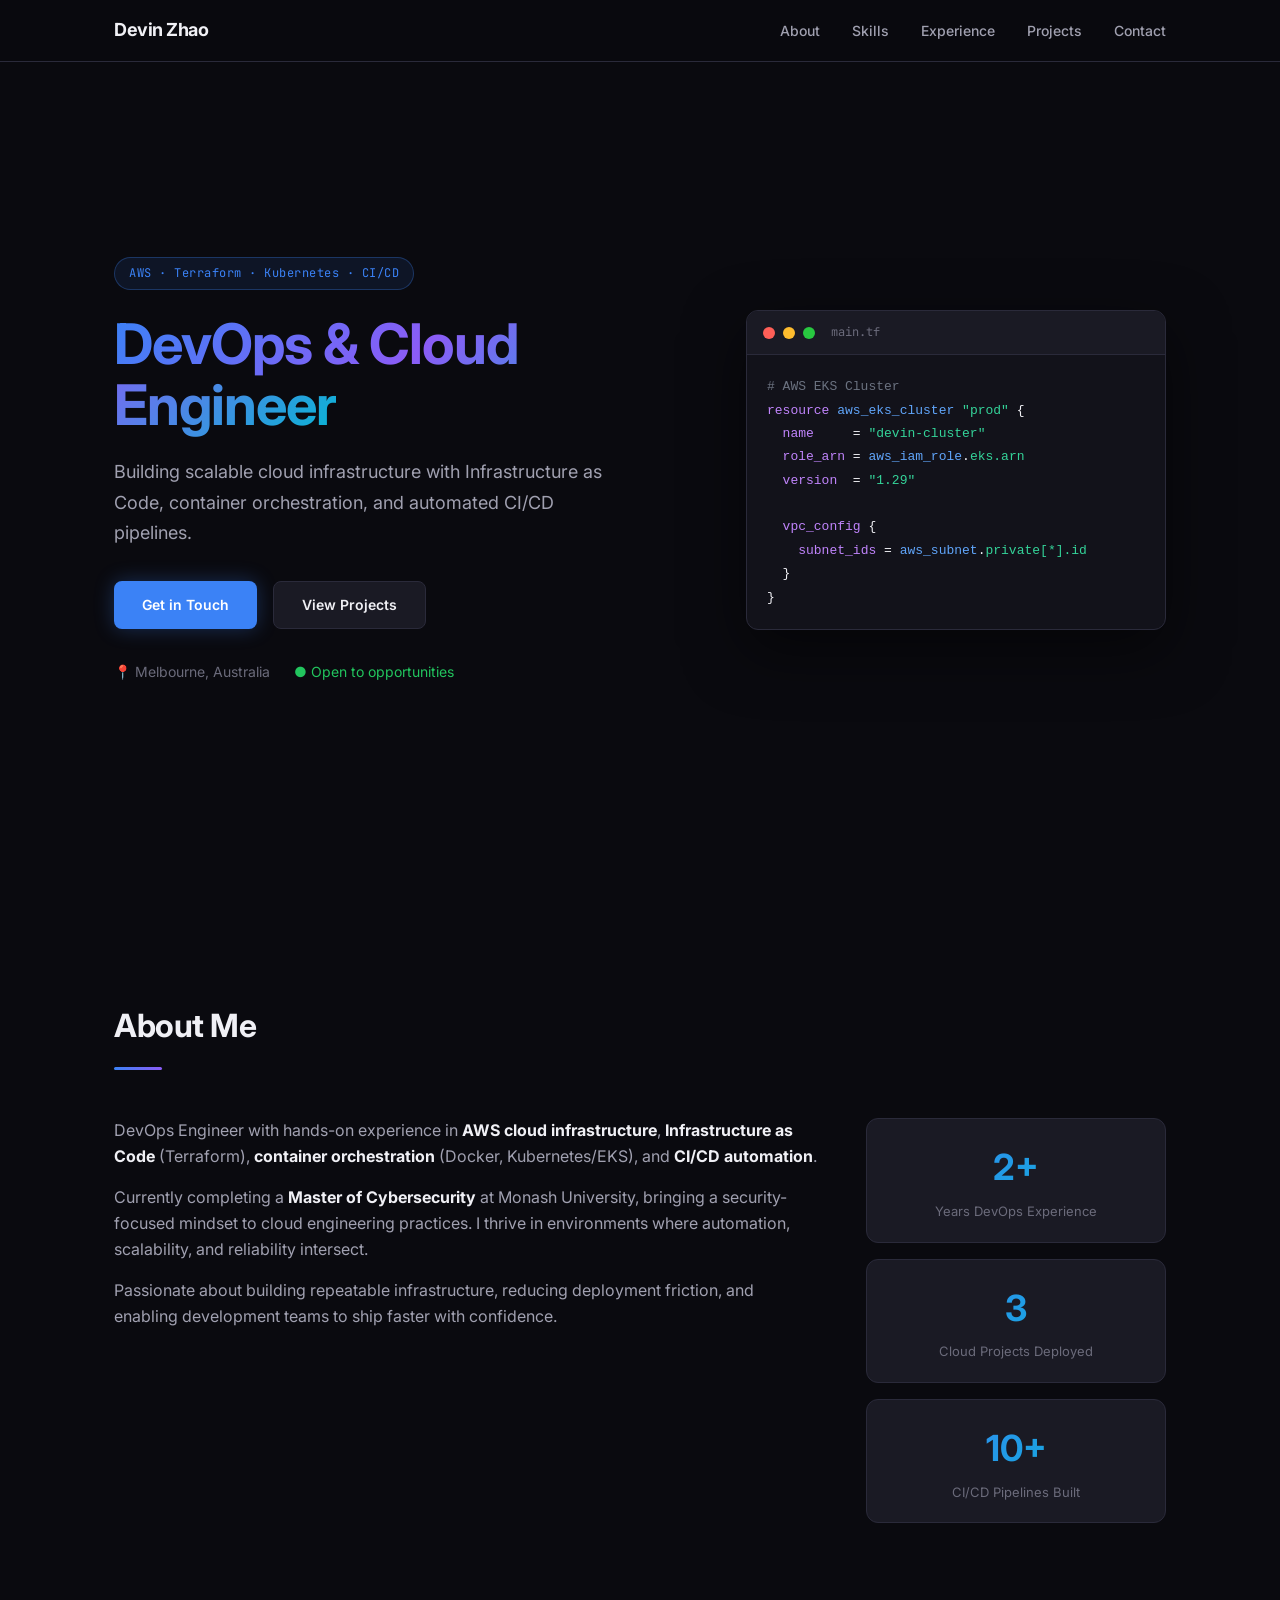
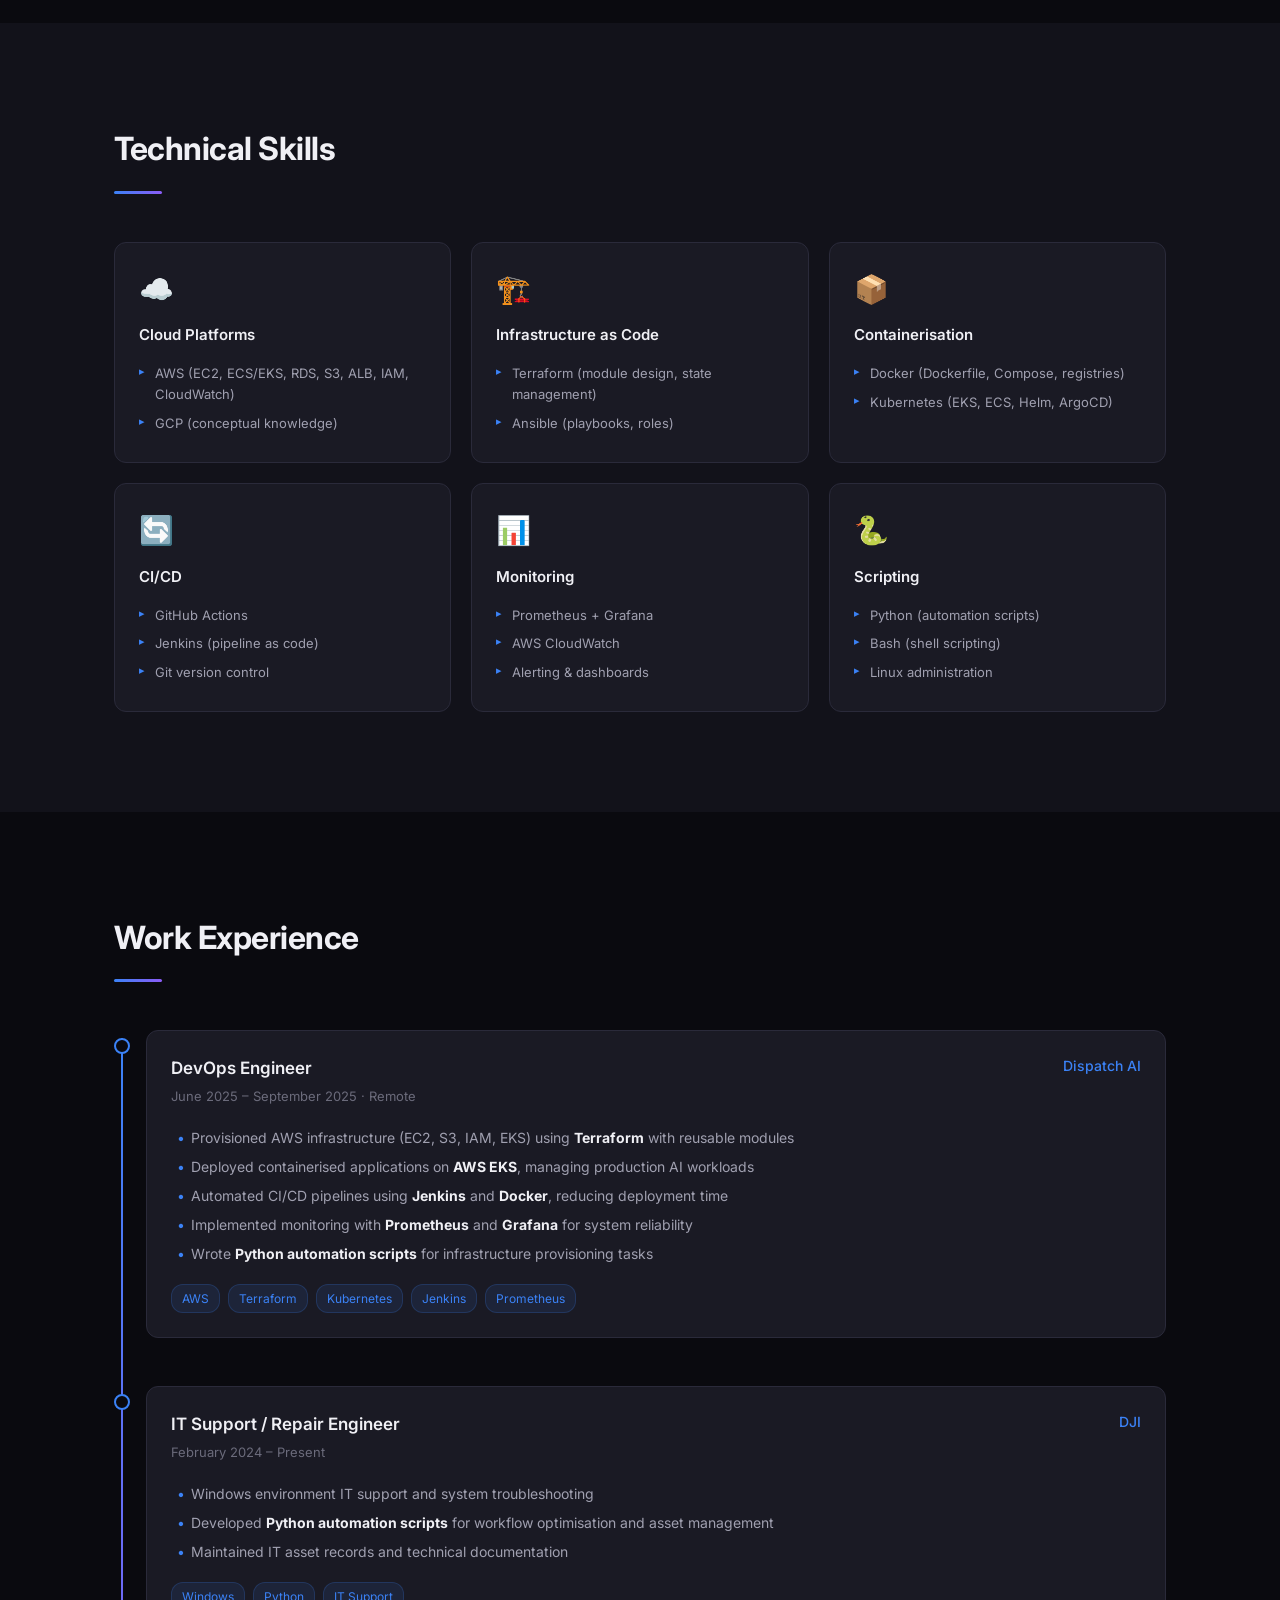
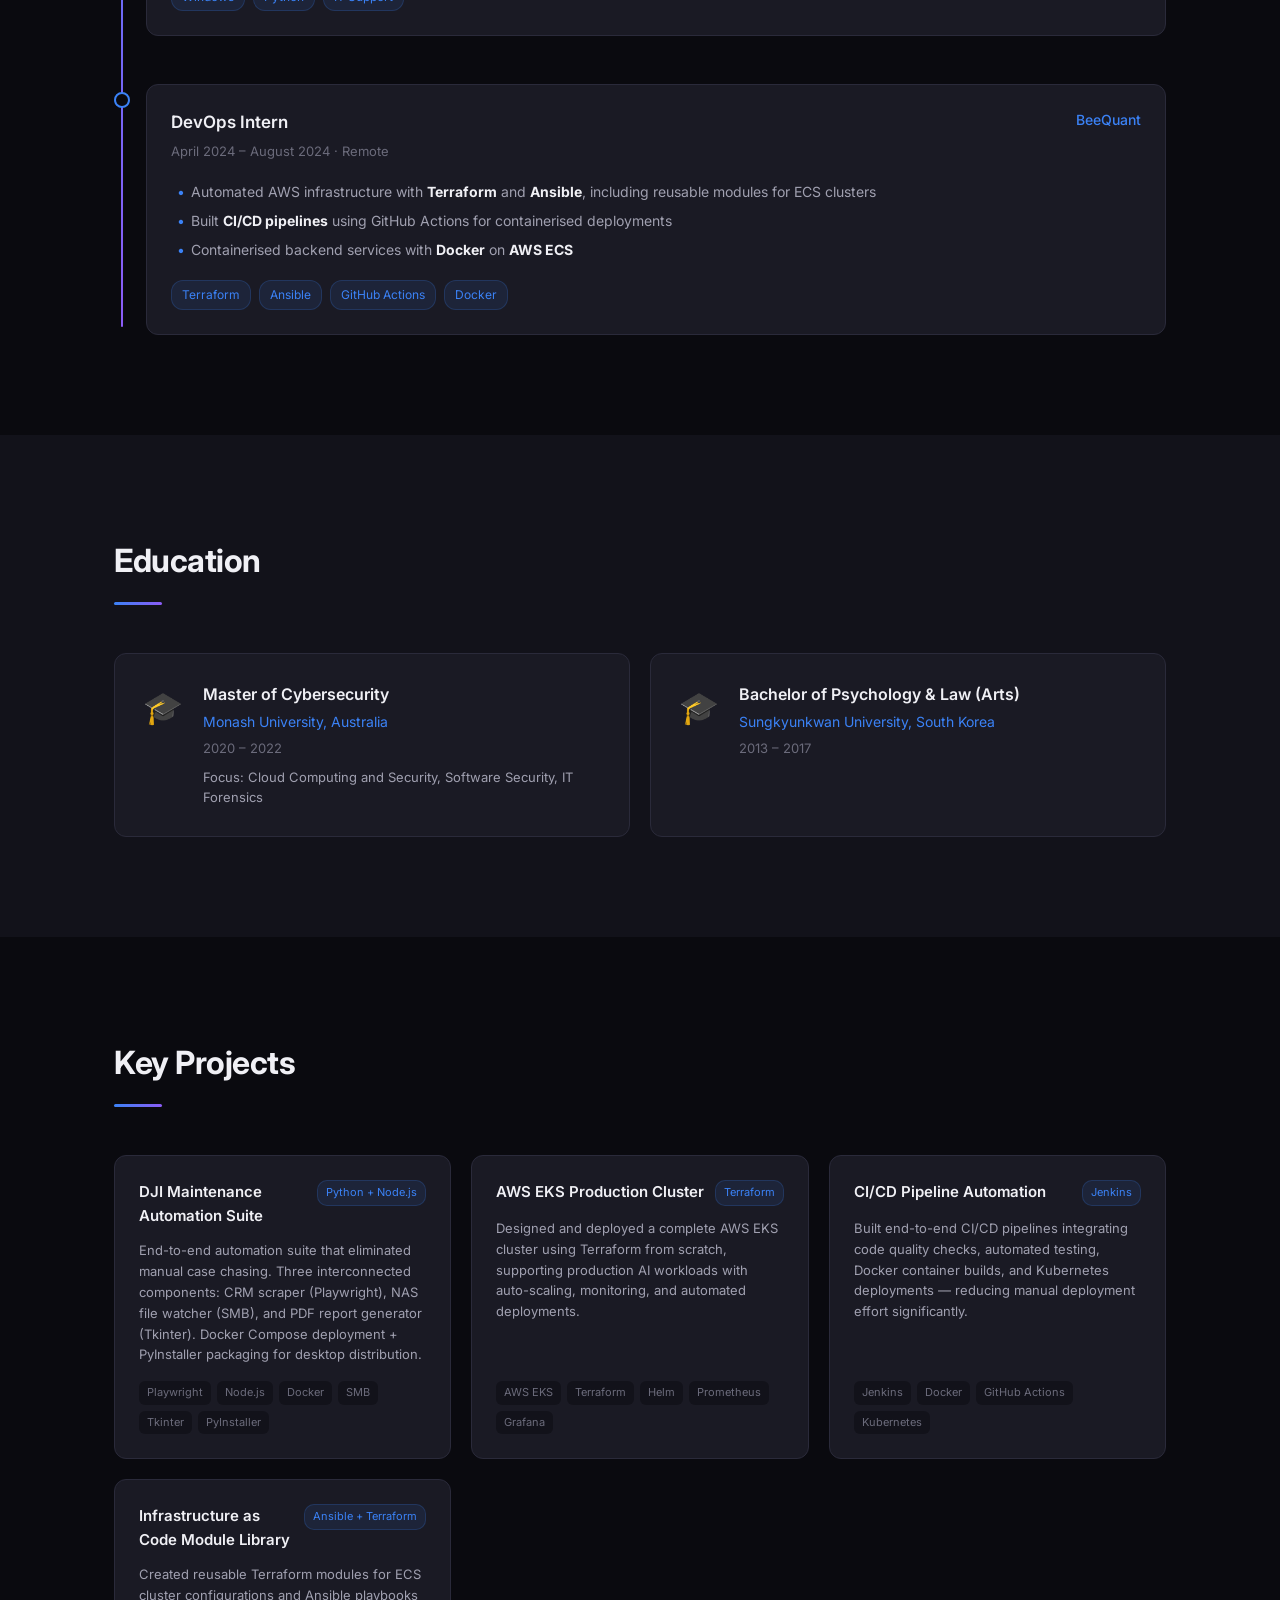
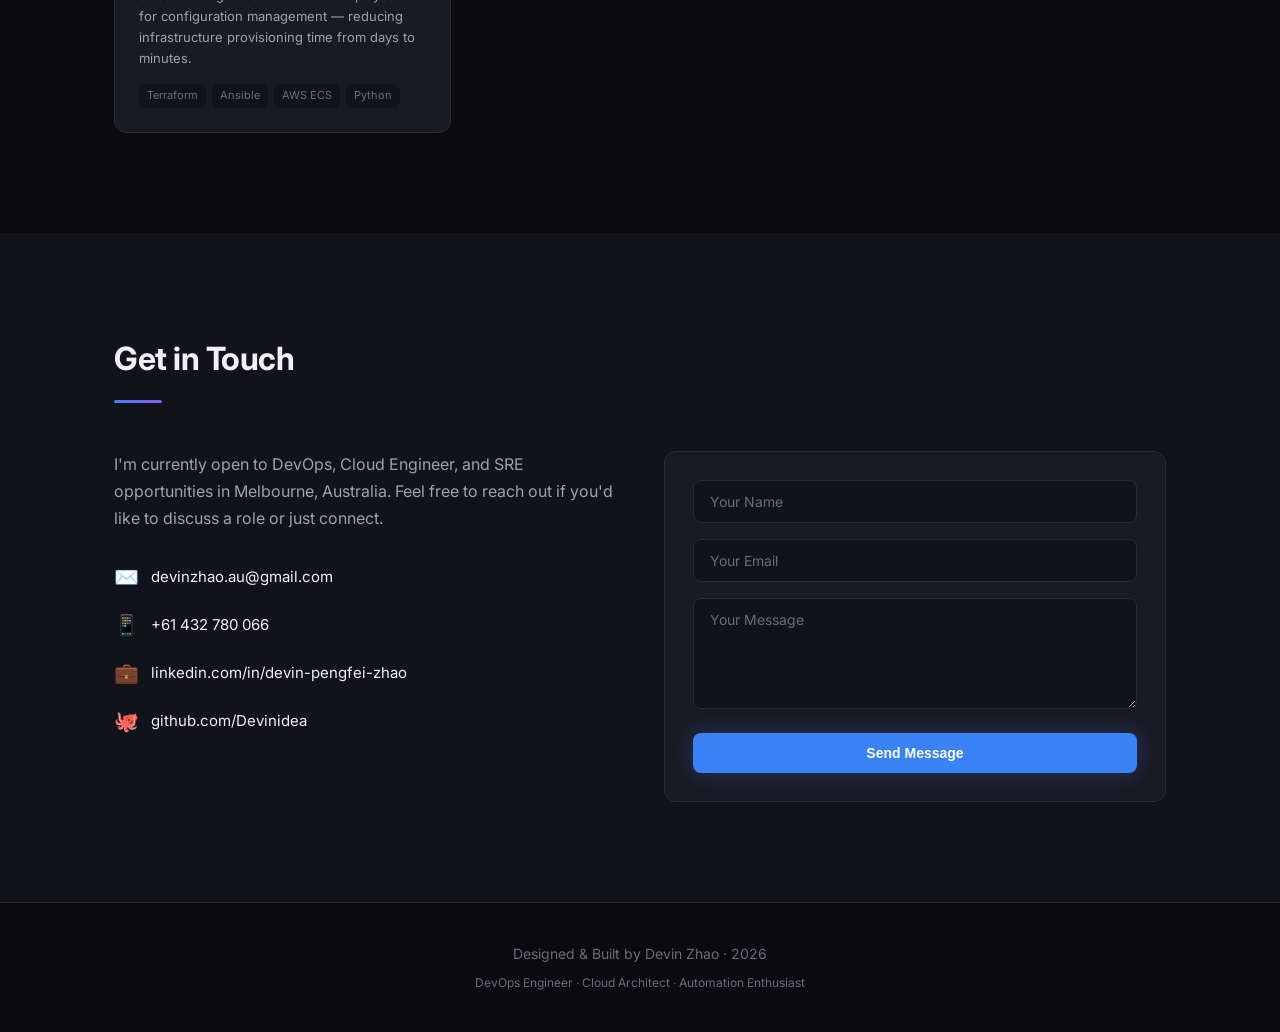
<file: index.html>
<!DOCTYPE html>
<html lang="en">
<head>
    <meta charset="UTF-8">
    <meta name="viewport" content="width=device-width, initial-scale=1.0">
    <title>Devin Zhao | DevOps & Cloud Engineer</title>
    <link rel="stylesheet" href="styles.css">
    <link href="https://fonts.googleapis.com/css2?family=Inter:wght@300;400;500;600;700&family=JetBrains+Mono:wght@400;500&display=swap" rel="stylesheet">
</head>
<body>
    <!-- Navigation -->
    <nav class="navbar">
        <div class="nav-content">
            <a href="#" class="nav-logo">Devin Zhao</a>
            <ul class="nav-links">
                <li><a href="#about">About</a></li>
                <li><a href="#skills">Skills</a></li>
                <li><a href="#experience">Experience</a></li>
                <li><a href="#projects">Projects</a></li>
                <li><a href="#contact">Contact</a></li>
            </ul>
        </div>
    </nav>

    <!-- Hero Section -->
    <section class="hero">
        <div class="hero-content">
            <div class="hero-badge">AWS · Terraform · Kubernetes · CI/CD</div>
            <h1 class="hero-title">
                <span class="gradient-text">DevOps & Cloud Engineer</span>
            </h1>
            <p class="hero-subtitle">
                Building scalable cloud infrastructure with Infrastructure as Code, 
                container orchestration, and automated CI/CD pipelines.
            </p>
            <div class="hero-actions">
                <a href="#contact" class="btn btn-primary">Get in Touch</a>
                <a href="#projects" class="btn btn-secondary">View Projects</a>
            </div>
            <div class="hero-meta">
                <span class="hero-location">📍 Melbourne, Australia</span>
                <span class="hero-status">● Open to opportunities</span>
            </div>
        </div>
        <div class="hero-decoration">
            <div class="code-block">
                <div class="code-header">
                    <span class="code-dot red"></span>
                    <span class="code-dot yellow"></span>
                    <span class="code-dot green"></span>
                    <span class="code-filename">main.tf</span>
                </div>
                <pre class="code-content"><span class="code-comment"># AWS EKS Cluster</span>
<span class="code-keyword">resource</span> <span class="code-type">aws_eks_cluster</span> <span class="code-string">"prod"</span> {
  <span class="code-keyword">name</span>     = <span class="code-string">"devin-cluster"</span>
  <span class="code-keyword">role_arn</span> = <span class="code-type">aws_iam_role</span>.<span class="code-string">eks.arn</span>
  <span class="code-keyword">version</span>  = <span class="code-string">"1.29"</span>
  
  <span class="code-keyword">vpc_config</span> {
    <span class="code-keyword">subnet_ids</span> = <span class="code-type">aws_subnet</span>.<span class="code-string">private[*].id</span>
  }
}</pre>
            </div>
        </div>
    </section>

    <!-- About Section -->
    <section class="section" id="about">
        <div class="container">
            <div class="section-header">
                <h2 class="section-title">About Me</h2>
                <div class="section-line"></div>
            </div>
            <div class="about-grid">
                <div class="about-content">
                    <p>
                        DevOps Engineer with hands-on experience in <strong>AWS cloud infrastructure</strong>, 
                        <strong>Infrastructure as Code</strong> (Terraform), <strong>container orchestration</strong> 
                        (Docker, Kubernetes/EKS), and <strong>CI/CD automation</strong>.
                    </p>
                    <p>
                        Currently completing a <strong>Master of Cybersecurity</strong> at Monash University, 
                        bringing a security-focused mindset to cloud engineering practices. I thrive in 
                        environments where automation, scalability, and reliability intersect.
                    </p>
                    <p>
                        Passionate about building repeatable infrastructure, reducing deployment friction, 
                        and enabling development teams to ship faster with confidence.
                    </p>
                </div>
                <div class="about-stats">
                    <div class="stat-card">
                        <div class="stat-number">2+</div>
                        <div class="stat-label">Years DevOps Experience</div>
                    </div>
                    <div class="stat-card">
                        <div class="stat-number">3</div>
                        <div class="stat-label">Cloud Projects Deployed</div>
                    </div>
                    <div class="stat-card">
                        <div class="stat-number">10+</div>
                        <div class="stat-label">CI/CD Pipelines Built</div>
                    </div>
                </div>
            </div>
        </div>
    </section>

    <!-- Skills Section -->
    <section class="section section-dark" id="skills">
        <div class="container">
            <div class="section-header">
                <h2 class="section-title">Technical Skills</h2>
                <div class="section-line"></div>
            </div>
            <div class="skills-grid">
                <div class="skill-category">
                    <div class="skill-icon">☁️</div>
                    <h3 class="skill-category-title">Cloud Platforms</h3>
                    <ul class="skill-list">
                        <li>AWS (EC2, ECS/EKS, RDS, S3, ALB, IAM, CloudWatch)</li>
                        <li>GCP (conceptual knowledge)</li>
                    </ul>
                </div>
                <div class="skill-category">
                    <div class="skill-icon">🏗️</div>
                    <h3 class="skill-category-title">Infrastructure as Code</h3>
                    <ul class="skill-list">
                        <li>Terraform (module design, state management)</li>
                        <li>Ansible (playbooks, roles)</li>
                    </ul>
                </div>
                <div class="skill-category">
                    <div class="skill-icon">📦</div>
                    <h3 class="skill-category-title">Containerisation</h3>
                    <ul class="skill-list">
                        <li>Docker (Dockerfile, Compose, registries)</li>
                        <li>Kubernetes (EKS, ECS, Helm, ArgoCD)</li>
                    </ul>
                </div>
                <div class="skill-category">
                    <div class="skill-icon">🔄</div>
                    <h3 class="skill-category-title">CI/CD</h3>
                    <ul class="skill-list">
                        <li>GitHub Actions</li>
                        <li>Jenkins (pipeline as code)</li>
                        <li>Git version control</li>
                    </ul>
                </div>
                <div class="skill-category">
                    <div class="skill-icon">📊</div>
                    <h3 class="skill-category-title">Monitoring</h3>
                    <ul class="skill-list">
                        <li>Prometheus + Grafana</li>
                        <li>AWS CloudWatch</li>
                        <li>Alerting & dashboards</li>
                    </ul>
                </div>
                <div class="skill-category">
                    <div class="skill-icon">🐍</div>
                    <h3 class="skill-category-title">Scripting</h3>
                    <ul class="skill-list">
                        <li>Python (automation scripts)</li>
                        <li>Bash (shell scripting)</li>
                        <li>Linux administration</li>
                    </ul>
                </div>
            </div>
        </div>
    </section>

    <!-- Experience Section -->
    <section class="section" id="experience">
        <div class="container">
            <div class="section-header">
                <h2 class="section-title">Work Experience</h2>
                <div class="section-line"></div>
            </div>
            <div class="timeline">
                <div class="timeline-item">
                    <div class="timeline-marker"></div>
                    <div class="timeline-content">
                        <div class="timeline-header">
                            <h3 class="timeline-title">DevOps Engineer</h3>
                            <span class="timeline-company">Dispatch AI</span>
                        </div>
                        <span class="timeline-period">June 2025 – September 2025 · Remote</span>
                        <ul class="timeline-achievements">
                            <li>Provisioned AWS infrastructure (EC2, S3, IAM, EKS) using <strong>Terraform</strong> with reusable modules</li>
                            <li>Deployed containerised applications on <strong>AWS EKS</strong>, managing production AI workloads</li>
                            <li>Automated CI/CD pipelines using <strong>Jenkins</strong> and <strong>Docker</strong>, reducing deployment time</li>
                            <li>Implemented monitoring with <strong>Prometheus</strong> and <strong>Grafana</strong> for system reliability</li>
                            <li>Wrote <strong>Python automation scripts</strong> for infrastructure provisioning tasks</li>
                        </ul>
                        <div class="timeline-tags">
                            <span>AWS</span><span>Terraform</span><span>Kubernetes</span><span>Jenkins</span><span>Prometheus</span>
                        </div>
                    </div>
                </div>
                <div class="timeline-item">
                    <div class="timeline-marker"></div>
                    <div class="timeline-content">
                        <div class="timeline-header">
                            <h3 class="timeline-title">IT Support / Repair Engineer</h3>
                            <span class="timeline-company">DJI</span>
                        </div>
                        <span class="timeline-period">February 2024 – Present</span>
                        <ul class="timeline-achievements">
                            <li>Windows environment IT support and system troubleshooting</li>
                            <li>Developed <strong>Python automation scripts</strong> for workflow optimisation and asset management</li>
                            <li>Maintained IT asset records and technical documentation</li>
                        </ul>
                        <div class="timeline-tags">
                            <span>Windows</span><span>Python</span><span>IT Support</span>
                        </div>
                    </div>
                </div>
                <div class="timeline-item">
                    <div class="timeline-marker"></div>
                    <div class="timeline-content">
                        <div class="timeline-header">
                            <h3 class="timeline-title">DevOps Intern</h3>
                            <span class="timeline-company">BeeQuant</span>
                        </div>
                        <span class="timeline-period">April 2024 – August 2024 · Remote</span>
                        <ul class="timeline-achievements">
                            <li>Automated AWS infrastructure with <strong>Terraform</strong> and <strong>Ansible</strong>, including reusable modules for ECS clusters</li>
                            <li>Built <strong>CI/CD pipelines</strong> using GitHub Actions for containerised deployments</li>
                            <li>Containerised backend services with <strong>Docker</strong> on <strong>AWS ECS</strong></li>
                        </ul>
                        <div class="timeline-tags">
                            <span>Terraform</span><span>Ansible</span><span>GitHub Actions</span><span>Docker</span>
                        </div>
                    </div>
                </div>
            </div>
        </div>
    </section>

    <!-- Education Section -->
    <section class="section section-dark">
        <div class="container">
            <div class="section-header">
                <h2 class="section-title">Education</h2>
                <div class="section-line"></div>
            </div>
            <div class="education-grid">
                <div class="education-card">
                    <div class="education-icon">🎓</div>
                    <div class="education-content">
                        <h3 class="education-degree">Master of Cybersecurity</h3>
                        <p class="education-school">Monash University, Australia</p>
                        <p class="education-years">2020 – 2022</p>
                        <p class="education-focus">Focus: Cloud Computing and Security, Software Security, IT Forensics</p>
                    </div>
                </div>
                <div class="education-card">
                    <div class="education-icon">🎓</div>
                    <div class="education-content">
                        <h3 class="education-degree">Bachelor of Psychology & Law (Arts)</h3>
                        <p class="education-school">Sungkyunkwan University, South Korea</p>
                        <p class="education-years">2013 – 2017</p>
                    </div>
                </div>
            </div>
        </div>
    </section>

    <!-- Projects Section -->
    <section class="section" id="projects">
        <div class="container">
            <div class="section-header">
                <h2 class="section-title">Key Projects</h2>
                <div class="section-line"></div>
            </div>
            <div class="projects-grid">
                <div class="project-card">
                    <div class="project-header">
                        <h3 class="project-title">DJI Maintenance Automation Suite</h3>
                        <span class="project-badge">Python + Node.js</span>
                    </div>
                    <p class="project-description">
                        End-to-end automation suite that eliminated manual case chasing. Three interconnected components: CRM scraper (Playwright), NAS file watcher (SMB), and PDF report generator (Tkinter). Docker Compose deployment + PyInstaller packaging for desktop distribution.
                    </p>
                    <div class="project-tech">
                        <span>Playwright</span><span>Node.js</span><span>Docker</span><span>SMB</span><span>Tkinter</span><span>PyInstaller</span>
                    </div>
                </div>
                <div class="project-card">
                    <div class="project-header">
                        <h3 class="project-title">AWS EKS Production Cluster</h3>
                        <span class="project-badge">Terraform</span>
                    </div>
                    <p class="project-description">
                        Designed and deployed a complete AWS EKS cluster using Terraform from scratch,
                        supporting production AI workloads with auto-scaling, monitoring, and automated deployments.
                    </p>
                    <div class="project-tech">
                        <span>AWS EKS</span><span>Terraform</span><span>Helm</span><span>Prometheus</span><span>Grafana</span>
                    </div>
                </div>
                <div class="project-card">
                    <div class="project-header">
                        <h3 class="project-title">CI/CD Pipeline Automation</h3>
                        <span class="project-badge">Jenkins</span>
                    </div>
                    <p class="project-description">
                        Built end-to-end CI/CD pipelines integrating code quality checks, automated testing, 
                        Docker container builds, and Kubernetes deployments — reducing manual deployment effort significantly.
                    </p>
                    <div class="project-tech">
                        <span>Jenkins</span><span>Docker</span><span>GitHub Actions</span><span>Kubernetes</span>
                    </div>
                </div>
                <div class="project-card">
                    <div class="project-header">
                        <h3 class="project-title">Infrastructure as Code Module Library</h3>
                        <span class="project-badge">Ansible + Terraform</span>
                    </div>
                    <p class="project-description">
                        Created reusable Terraform modules for ECS cluster configurations and Ansible playbooks 
                        for configuration management — reducing infrastructure provisioning time from days to minutes.
                    </p>
                    <div class="project-tech">
                        <span>Terraform</span><span>Ansible</span><span>AWS ECS</span><span>Python</span>
                    </div>
                </div>
            </div>
        </div>
    </section>

    <!-- Contact Section -->
    <section class="section section-dark" id="contact">
        <div class="container">
            <div class="section-header">
                <h2 class="section-title">Get in Touch</h2>
                <div class="section-line"></div>
            </div>
            <div class="contact-grid">
                <div class="contact-info">
                    <p class="contact-intro">
                        I'm currently open to DevOps, Cloud Engineer, and SRE opportunities in Melbourne, Australia. 
                        Feel free to reach out if you'd like to discuss a role or just connect.
                    </p>
                    <div class="contact-links">
                        <a href="mailto:devinzhao.au@gmail.com" class="contact-link">
                            <span class="contact-link-icon">✉️</span>
                            <span>devinzhao.au@gmail.com</span>
                        </a>
                        <a href="tel:+61432780066" class="contact-link">
                            <span class="contact-link-icon">📱</span>
                            <span>+61 432 780 066</span>
                        </a>
                        <a href="https://linkedin.com/in/devin-pengfei-zhao" target="_blank" class="contact-link">
                            <span class="contact-link-icon">💼</span>
                            <span>linkedin.com/in/devin-pengfei-zhao</span>
                        </a>
                        <a href="https://github.com/Devinidea" target="_blank" class="contact-link">
                            <span class="contact-link-icon">🐙</span>
                            <span>github.com/Devinidea</span>
                        </a>
                    </div>
                </div>
                <div class="contact-form">
                    <form action="https://formspree.io/f/yourformid" method="POST">
                        <div class="form-group">
                            <input type="text" name="name" placeholder="Your Name" required>
                        </div>
                        <div class="form-group">
                            <input type="email" name="email" placeholder="Your Email" required>
                        </div>
                        <div class="form-group">
                            <textarea name="message" rows="5" placeholder="Your Message" required></textarea>
                        </div>
                        <button type="submit" class="btn btn-primary btn-full">Send Message</button>
                    </form>
                </div>
            </div>
        </div>
    </section>

    <!-- Footer -->
    <footer class="footer">
        <div class="container">
            <p>Designed & Built by Devin Zhao · 2026</p>
            <p class="footer-meta">DevOps Engineer · Cloud Architect · Automation Enthusiast</p>
        </div>
    </footer>
</body>
</html>
</file>
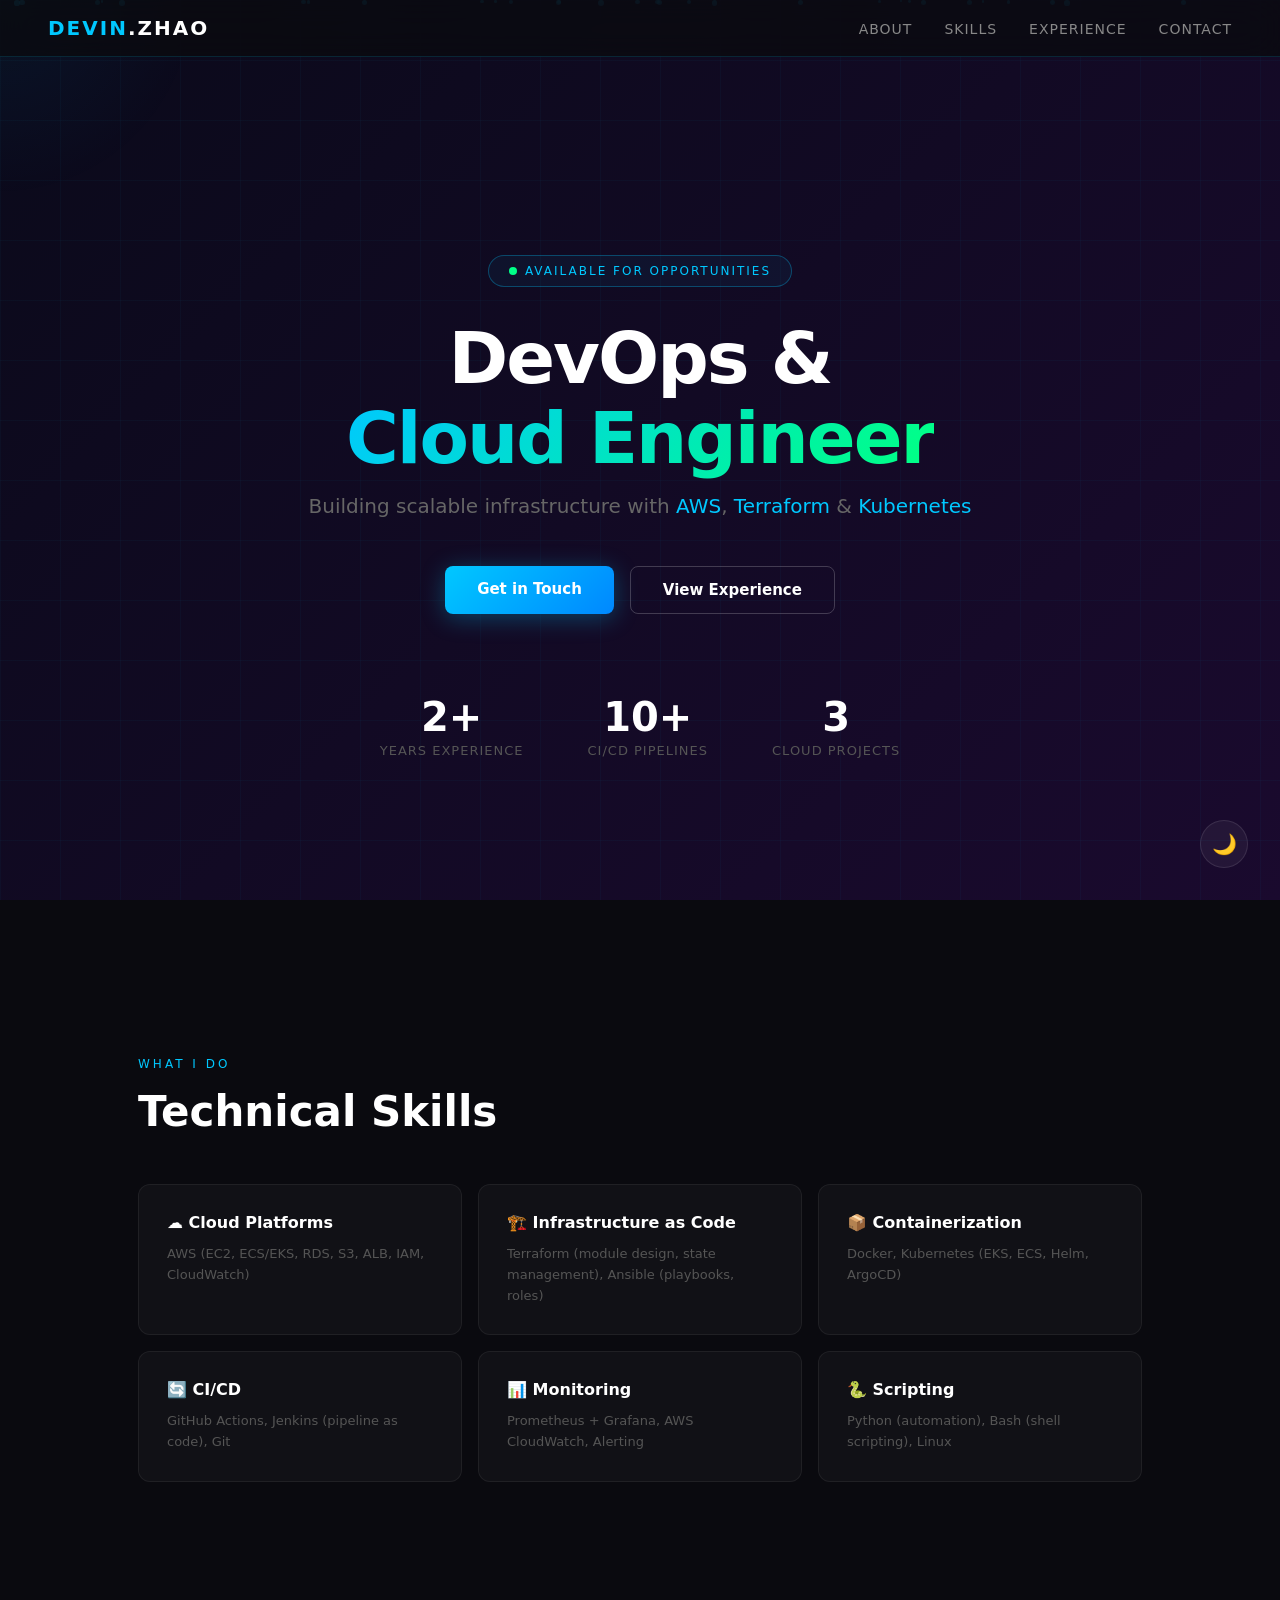
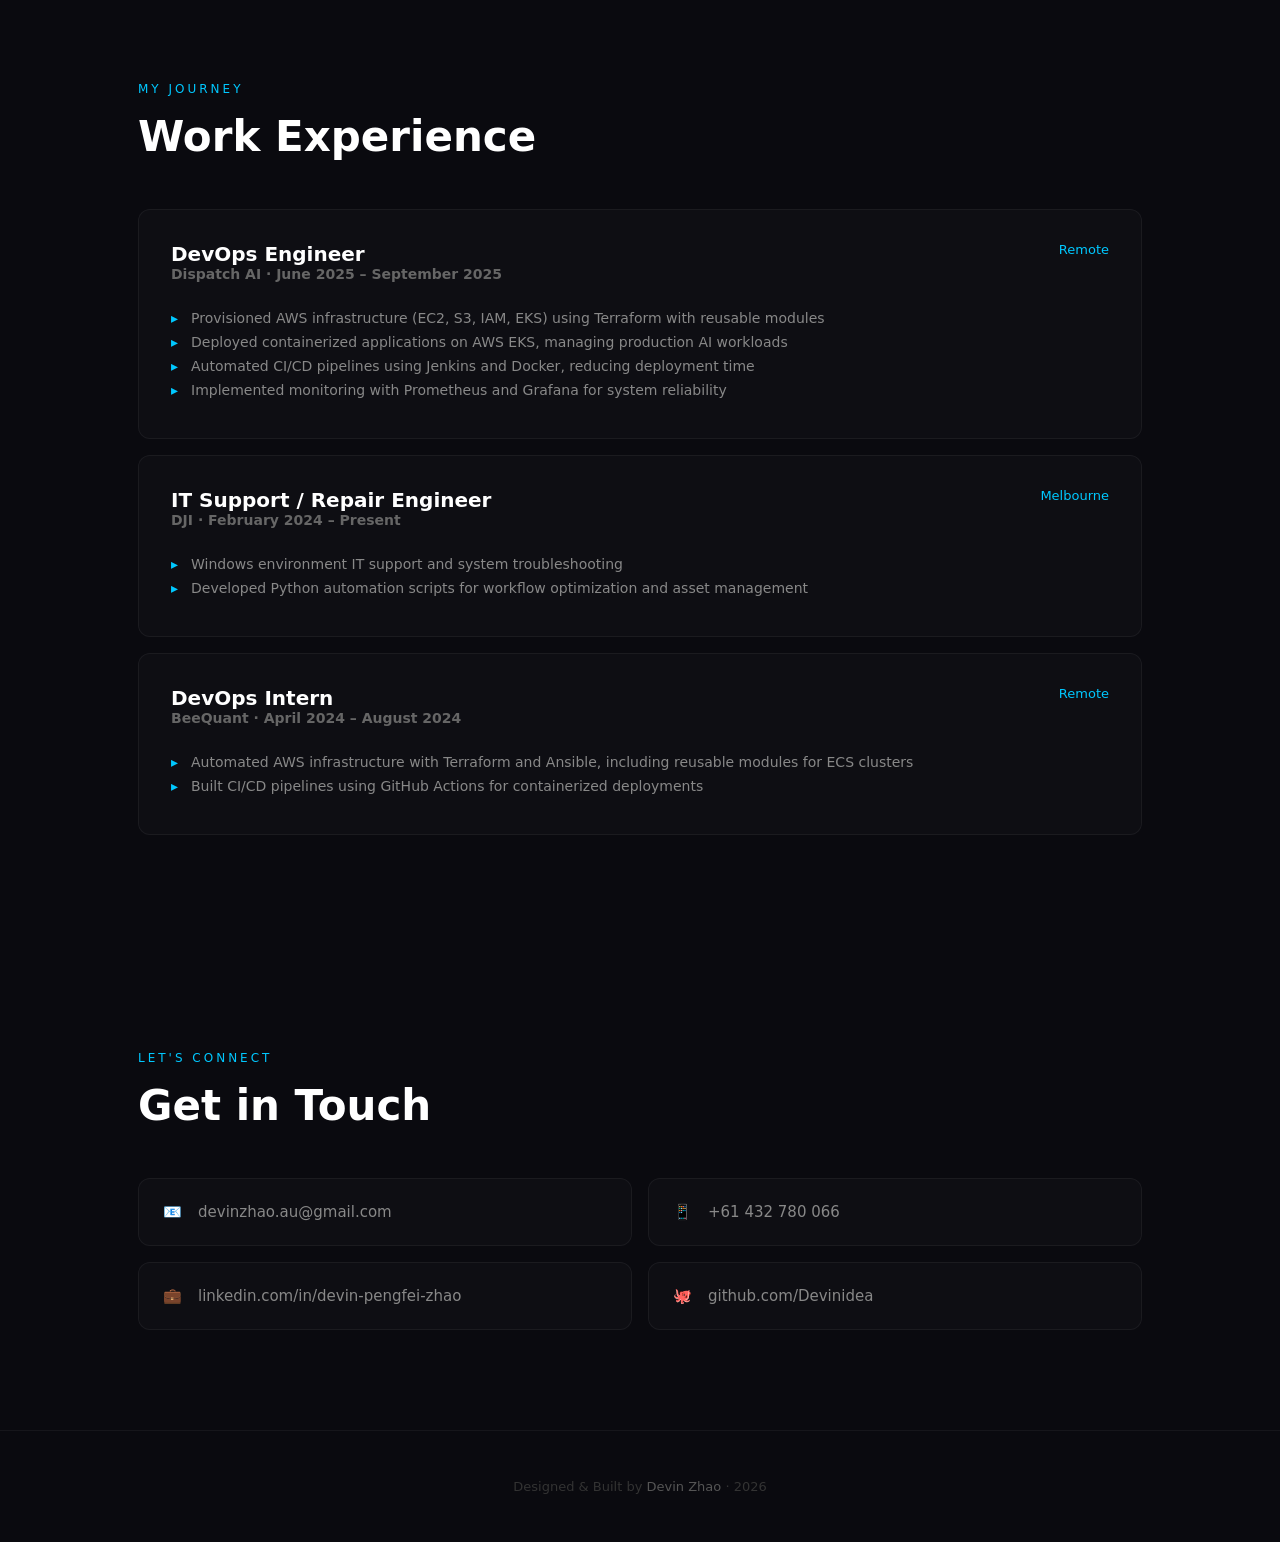
<file: demo_visual_upgrade.html>
<!DOCTYPE html>
<html lang="en">
<head>
<meta charset="UTF-8">
<meta name="viewport" content="width=device-width, initial-scale=1.0">
<title>Devin Zhao | DevOps & Cloud Engineer</title>
<style>
* { margin: 0; padding: 0; box-sizing: border-box; }

body {
  font-family: 'Segoe UI', system-ui, -apple-system, sans-serif;
  background: #0a0a0f;
  color: #e0e0e0;
  overflow-x: hidden;
}

/* Animated gradient background */
.hero-bg {
  position: fixed;
  top: 0; left: 0;
  width: 100%; height: 100%;
  background: linear-gradient(135deg, #0a0a1a 0%, #1a0a2e 25%, #0a1a2e 50%, #0a2e1a 75%, #1a0a1a 100%);
  background-size: 400% 400%;
  animation: gradientShift 15s ease infinite;
  z-index: -1;
}

@keyframes gradientShift {
  0%   { background-position: 0% 50%; }
  50%  { background-position: 100% 50%; }
  100% { background-position: 0% 50%; }
}

/* Grid overlay */
.hero-bg::after {
  content: '';
  position: absolute;
  top: 0; left: 0;
  width: 100%; height: 100%;
  background-image: 
    linear-gradient(rgba(0,200,255,0.03) 1px, transparent 1px),
    linear-gradient(90deg, rgba(0,200,255,0.03) 1px, transparent 1px);
  background-size: 60px 60px;
  pointer-events: none;
}

/* Floating particles */
#particles {
  position: fixed;
  top: 0; left: 0;
  width: 100%; height: 100%;
  z-index: -1;
  pointer-events: none;
}

.particle {
  position: absolute;
  width: 4px; height: 4px;
  background: rgba(0, 200, 255, 0.6);
  border-radius: 50%;
  animation: floatUp linear infinite;
}

@keyframes floatUp {
  0%   { transform: translateY(100vh) scale(0); opacity: 0; }
  10%  { opacity: 1; }
  90%  { opacity: 0.5; }
  100% { transform: translateY(-10vh) scale(1); opacity: 0; }
}

/* Navigation */
nav {
  position: sticky;
  top: 0;
  backdrop-filter: blur(20px);
  background: rgba(10, 10, 15, 0.8);
  border-bottom: 1px solid rgba(0, 200, 255, 0.15);
  padding: 16px 48px;
  display: flex;
  justify-content: space-between;
  align-items: center;
  z-index: 100;
}

nav .logo {
  font-size: 20px;
  font-weight: 700;
  color: #00c8ff;
  letter-spacing: 2px;
}

nav .logo span { color: #fff; }

nav ul {
  display: flex;
  list-style: none;
  gap: 32px;
}

nav ul li a {
  color: #888;
  text-decoration: none;
  font-size: 14px;
  font-weight: 500;
  letter-spacing: 1px;
  text-transform: uppercase;
  transition: color 0.3s;
}

nav ul li a:hover { color: #00c8ff; }

/* Hero section */
.hero {
  min-height: 100vh;
  display: flex;
  flex-direction: column;
  justify-content: center;
  align-items: center;
  text-align: center;
  padding: 80px 24px;
  position: relative;
}

.hero-badge {
  display: inline-flex;
  align-items: center;
  gap: 8px;
  padding: 8px 20px;
  border: 1px solid rgba(0, 200, 255, 0.3);
  border-radius: 50px;
  font-size: 12px;
  letter-spacing: 2px;
  text-transform: uppercase;
  color: #00c8ff;
  background: rgba(0, 200, 255, 0.05);
  margin-bottom: 32px;
  animation: fadeInUp 0.8s ease;
}

.hero-badge::before {
  content: '';
  width: 8px; height: 8px;
  background: #00ff88;
  border-radius: 50%;
  animation: pulse 2s infinite;
}

@keyframes pulse {
  0%, 100% { opacity: 1; transform: scale(1); }
  50%       { opacity: 0.5; transform: scale(1.5); }
}

.hero h1 {
  font-size: 72px;
  font-weight: 800;
  color: #fff;
  letter-spacing: -2px;
  line-height: 1.1;
  margin-bottom: 16px;
  animation: fadeInUp 0.8s ease 0.2s both;
}

.hero h1 .gradient-text {
  background: linear-gradient(135deg, #00c8ff, #00ff88, #00c8ff);
  background-size: 200% auto;
  -webkit-background-clip: text;
  -webkit-text-fill-color: transparent;
  background-clip: text;
  animation: textShine 3s linear infinite;
}

@keyframes textShine {
  to { background-position: 200% center; }
}

.hero .subtitle {
  font-size: 20px;
  color: #666;
  margin-bottom: 48px;
  animation: fadeInUp 0.8s ease 0.4s both;
}

.hero .subtitle span {
  color: #00c8ff;
}

.hero-buttons {
  display: flex;
  gap: 16px;
  animation: fadeInUp 0.8s ease 0.6s both;
}

.btn-primary {
  padding: 14px 32px;
  background: linear-gradient(135deg, #00c8ff, #0088ff);
  color: #fff;
  border: none;
  border-radius: 8px;
  font-size: 15px;
  font-weight: 600;
  cursor: pointer;
  text-decoration: none;
  transition: transform 0.2s, box-shadow 0.2s;
  box-shadow: 0 4px 24px rgba(0, 200, 255, 0.3);
}

.btn-primary:hover {
  transform: translateY(-2px);
  box-shadow: 0 8px 32px rgba(0, 200, 255, 0.5);
}

.btn-outline {
  padding: 14px 32px;
  background: transparent;
  color: #fff;
  border: 1px solid rgba(255,255,255,0.2);
  border-radius: 8px;
  font-size: 15px;
  font-weight: 600;
  cursor: pointer;
  text-decoration: none;
  transition: all 0.2s;
}

.btn-outline:hover {
  border-color: #00c8ff;
  color: #00c8ff;
  background: rgba(0, 200, 255, 0.05);
}

/* Stats */
.stats {
  display: flex;
  gap: 64px;
  margin-top: 80px;
  animation: fadeInUp 0.8s ease 0.8s both;
}

.stat {
  text-align: center;
}

.stat-number {
  font-size: 40px;
  font-weight: 800;
  color: #fff;
  display: block;
}

.stat-label {
  font-size: 13px;
  color: #555;
  letter-spacing: 1px;
  text-transform: uppercase;
}

/* Sections */
section { padding: 100px 48px; max-width: 1100px; margin: 0 auto; }

.section-label {
  font-size: 12px;
  letter-spacing: 3px;
  text-transform: uppercase;
  color: #00c8ff;
  margin-bottom: 16px;
}

h2 {
  font-size: 42px;
  font-weight: 700;
  color: #fff;
  margin-bottom: 48px;
}

/* Skills grid */
.skills-grid {
  display: grid;
  grid-template-columns: repeat(3, 1fr);
  gap: 16px;
}

.skill-card {
  padding: 28px;
  background: rgba(255,255,255,0.03);
  border: 1px solid rgba(255,255,255,0.06);
  border-radius: 12px;
  transition: all 0.3s;
}

.skill-card:hover {
  background: rgba(0, 200, 255, 0.05);
  border-color: rgba(0, 200, 255, 0.3);
  transform: translateY(-4px);
}

.skill-card h3 {
  font-size: 16px;
  color: #fff;
  margin-bottom: 12px;
}

.skill-card p {
  font-size: 13px;
  color: #555;
  line-height: 1.6;
}

/* Experience */
.exp-item {
  padding: 32px;
  background: rgba(255,255,255,0.02);
  border: 1px solid rgba(255,255,255,0.05);
  border-radius: 12px;
  margin-bottom: 16px;
  transition: all 0.3s;
}

.exp-item:hover {
  border-color: rgba(0, 200, 255, 0.2);
  background: rgba(0, 200, 255, 0.02);
}

.exp-header {
  display: flex;
  justify-content: space-between;
  align-items: flex-start;
  margin-bottom: 16px;
}

.exp-header h3 { font-size: 20px; color: #fff; }
.exp-header .date { font-size: 13px; color: #00c8ff; }
.exp-item h4 { font-size: 14px; color: #666; margin-bottom: 12px; }
.exp-item ul { list-style: none; }
.exp-item ul li {
  font-size: 14px;
  color: #888;
  margin-bottom: 8px;
  padding-left: 20px;
  position: relative;
}
.exp-item ul li::before {
  content: '▸';
  position: absolute;
  left: 0;
  color: #00c8ff;
}

/* Contact */
.contact-grid {
  display: grid;
  grid-template-columns: repeat(2, 1fr);
  gap: 16px;
}

.contact-card {
  padding: 24px;
  background: rgba(255,255,255,0.02);
  border: 1px solid rgba(255,255,255,0.05);
  border-radius: 12px;
  display: flex;
  align-items: center;
  gap: 16px;
  transition: all 0.3s;
  text-decoration: none;
  color: #888;
}

.contact-card:hover {
  border-color: rgba(0, 200, 255, 0.3);
  color: #fff;
  background: rgba(0, 200, 255, 0.03);
}

.contact-icon { font-size: 28px; }
.contact-card span { font-size: 15px; font-weight: 500; }

/* Animations */
@keyframes fadeInUp {
  from { opacity: 0; transform: translateY(30px); }
  to   { opacity: 1; transform: translateY(0); }
}

@keyframes fadeIn {
  from { opacity: 0; }
  to   { opacity: 1; }
}

/* Glow cursor effect */
.glow {
  position: fixed;
  width: 400px; height: 400px;
  background: radial-gradient(circle, rgba(0,200,255,0.06), transparent 70%);
  border-radius: 50%;
  pointer-events: none;
  z-index: -1;
  transform: translate(-50%, -50%);
  transition: left 0.3s, top 0.3s;
}

footer {
  text-align: center;
  padding: 48px;
  color: #333;
  font-size: 13px;
  border-top: 1px solid rgba(255,255,255,0.05);
}

footer a { color: #555; text-decoration: none; }
footer a:hover { color: #00c8ff; }

/* Dark mode toggle */
.theme-toggle {
  position: fixed;
  bottom: 32px;
  right: 32px;
  width: 48px;
  height: 48px;
  border-radius: 50%;
  background: rgba(255,255,255,0.05);
  border: 1px solid rgba(255,255,255,0.1);
  color: #888;
  font-size: 20px;
  cursor: pointer;
  display: flex;
  align-items: center;
  justify-content: center;
  transition: all 0.3s;
  z-index: 200;
}
.theme-toggle:hover {
  background: rgba(0,200,255,0.1);
  border-color: rgba(0,200,255,0.3);
  color: #00c8ff;
}

/* Responsive */
@media (max-width: 768px) {
  .hero h1 { font-size: 42px; }
  .stats { gap: 32px; }
  .skills-grid { grid-template-columns: 1fr; }
  nav { padding: 16px 24px; }
  nav ul { gap: 16px; }
  nav ul li a { font-size: 12px; }
  section { padding: 60px 24px; }
  .contact-grid { grid-template-columns: 1fr; }
}
</style>
</head>
<body>

<div class="hero-bg"></div>
<div id="particles"></div>
<div class="glow" id="glow"></div>

<nav>
  <div class="logo">DEVIN<span>.ZHAO</span></div>
  <ul>
    <li><a href="#about">About</a></li>
    <li><a href="#skills">Skills</a></li>
    <li><a href="#experience">Experience</a></li>
    <li><a href="#contact">Contact</a></li>
  </ul>
</nav>

<div class="hero">
  <div class="hero-badge">Available for opportunities</div>
  <h1>DevOps &amp;<br><span class="gradient-text">Cloud Engineer</span></h1>
  <p class="subtitle">Building scalable infrastructure with <span>AWS</span>, <span>Terraform</span> & <span>Kubernetes</span></p>
  <div class="hero-buttons">
    <a href="#contact" class="btn-primary">Get in Touch</a>
    <a href="#experience" class="btn-outline">View Experience</a>
  </div>
  <div class="stats">
    <div class="stat">
      <span class="stat-number">2+</span>
      <span class="stat-label">Years Experience</span>
    </div>
    <div class="stat">
      <span class="stat-number">10+</span>
      <span class="stat-label">CI/CD Pipelines</span>
    </div>
    <div class="stat">
      <span class="stat-number">3</span>
      <span class="stat-label">Cloud Projects</span>
    </div>
  </div>
</div>

<section id="skills">
  <div class="section-label">What I do</div>
  <h2>Technical Skills</h2>
  <div class="skills-grid">
    <div class="skill-card">
      <h3>☁️ Cloud Platforms</h3>
      <p>AWS (EC2, ECS/EKS, RDS, S3, ALB, IAM, CloudWatch)</p>
    </div>
    <div class="skill-card">
      <h3>🏗️ Infrastructure as Code</h3>
      <p>Terraform (module design, state management), Ansible (playbooks, roles)</p>
    </div>
    <div class="skill-card">
      <h3>📦 Containerization</h3>
      <p>Docker, Kubernetes (EKS, ECS, Helm, ArgoCD)</p>
    </div>
    <div class="skill-card">
      <h3>🔄 CI/CD</h3>
      <p>GitHub Actions, Jenkins (pipeline as code), Git</p>
    </div>
    <div class="skill-card">
      <h3>📊 Monitoring</h3>
      <p>Prometheus + Grafana, AWS CloudWatch, Alerting</p>
    </div>
    <div class="skill-card">
      <h3>🐍 Scripting</h3>
      <p>Python (automation), Bash (shell scripting), Linux</p>
    </div>
  </div>
</section>

<section id="experience">
  <div class="section-label">My journey</div>
  <h2>Work Experience</h2>
  
  <div class="exp-item">
    <div class="exp-header">
      <div>
        <h3>DevOps Engineer</h3>
        <h4>Dispatch AI · June 2025 – September 2025</h4>
      </div>
      <span class="date">Remote</span>
    </div>
    <ul>
      <li>Provisioned AWS infrastructure (EC2, S3, IAM, EKS) using Terraform with reusable modules</li>
      <li>Deployed containerized applications on AWS EKS, managing production AI workloads</li>
      <li>Automated CI/CD pipelines using Jenkins and Docker, reducing deployment time</li>
      <li>Implemented monitoring with Prometheus and Grafana for system reliability</li>
    </ul>
  </div>

  <div class="exp-item">
    <div class="exp-header">
      <div>
        <h3>IT Support / Repair Engineer</h3>
        <h4>DJI · February 2024 – Present</h4>
      </div>
      <span class="date">Melbourne</span>
    </div>
    <ul>
      <li>Windows environment IT support and system troubleshooting</li>
      <li>Developed Python automation scripts for workflow optimization and asset management</li>
    </ul>
  </div>

  <div class="exp-item">
    <div class="exp-header">
      <div>
        <h3>DevOps Intern</h3>
        <h4>BeeQuant · April 2024 – August 2024</h4>
      </div>
      <span class="date">Remote</span>
    </div>
    <ul>
      <li>Automated AWS infrastructure with Terraform and Ansible, including reusable modules for ECS clusters</li>
      <li>Built CI/CD pipelines using GitHub Actions for containerized deployments</li>
    </ul>
  </div>
</section>

<section id="contact">
  <div class="section-label">Let's connect</div>
  <h2>Get in Touch</h2>
  <div class="contact-grid">
    <a href="mailto:devinzhao.au@gmail.com" class="contact-card">
      <span class="contact-icon">📧</span>
      <span>devinzhao.au@gmail.com</span>
    </a>
    <a href="tel:+61432780066" class="contact-card">
      <span class="contact-icon">📱</span>
      <span>+61 432 780 066</span>
    </a>
    <a href="https://linkedin.com/in/devin-pengfei-zhao" target="_blank" class="contact-card">
      <span class="contact-icon">💼</span>
      <span>linkedin.com/in/devin-pengfei-zhao</span>
    </a>
    <a href="https://github.com/Devinidea" target="_blank" class="contact-card">
      <span class="contact-icon">🐙</span>
      <span>github.com/Devinidea</span>
    </a>
  </div>
</section>

<footer>
  <p>Designed &amp; Built by <a href="https://devinzhao.com">Devin Zhao</a> · 2026</p>
</footer>

<button class="theme-toggle" id="themeToggle" title="Toggle theme">🌙</button>

<script>
// Particles
const container = document.getElementById('particles');
for (let i = 0; i < 30; i++) {
  const p = document.createElement('div');
  p.className = 'particle';
  p.style.left = Math.random() * 100 + '%';
  p.style.animationDuration = (Math.random() * 10 + 8) + 's';
  p.style.animationDelay = Math.random() * 10 + 's';
  p.style.width = (Math.random() * 4 + 2) + 'px';
  p.style.height = p.style.width;
  container.appendChild(p);
}

// Glow cursor
const glow = document.getElementById('glow');
document.addEventListener('mousemove', (e) => {
  glow.style.left = e.clientX + 'px';
  glow.style.top = e.clientY + 'px';
});

// Theme toggle (just for demo - dark only in this version)
const toggle = document.getElementById('themeToggle');
toggle.addEventListener('click', () => {
  alert('Theme toggle works! In full version this switches between dark/light mode.');
});
</script>
</body>
</html>
</file>
<file: styles.css>
/* =========================================
   DEVIN ZHAO - PORTFOLIO STYLES
   ========================================= */

/* Reset & Base */
*, *::before, *::after {
    box-sizing: border-box;
    margin: 0;
    padding: 0;
}

:root {
    --bg-primary: #0a0a0f;
    --bg-secondary: #12121a;
    --bg-card: #1a1a24;
    --bg-card-hover: #22222e;
    --text-primary: #f0f0f5;
    --text-secondary: #a0a0b0;
    --text-muted: #6b6b7b;
    --accent: #3b82f6;
    --accent-glow: rgba(59, 130, 246, 0.3);
    --accent-dark: #2563eb;
    --border: #2a2a3a;
    --gradient-1: #3b82f6;
    --gradient-2: #8b5cf6;
    --gradient-3: #06b6d4;
}

html {
    scroll-behavior: smooth;
}

body {
    font-family: 'Inter', -apple-system, BlinkMacSystemFont, sans-serif;
    background: var(--bg-primary);
    color: var(--text-primary);
    line-height: 1.6;
    -webkit-font-smoothing: antialiased;
}

.container {
    max-width: 1100px;
    margin: 0 auto;
    padding: 0 24px;
}

/* Navigation */
.navbar {
    position: fixed;
    top: 0;
    left: 0;
    right: 0;
    z-index: 100;
    background: rgba(10, 10, 15, 0.85);
    backdrop-filter: blur(12px);
    border-bottom: 1px solid var(--border);
}

.nav-content {
    max-width: 1100px;
    margin: 0 auto;
    padding: 16px 24px;
    display: flex;
    justify-content: space-between;
    align-items: center;
}

.nav-logo {
    font-size: 18px;
    font-weight: 700;
    color: var(--text-primary);
    text-decoration: none;
    letter-spacing: -0.5px;
}

.nav-links {
    display: flex;
    list-style: none;
    gap: 32px;
}

.nav-links a {
    color: var(--text-secondary);
    text-decoration: none;
    font-size: 14px;
    font-weight: 500;
    transition: color 0.2s;
}

.nav-links a:hover {
    color: var(--accent);
}

/* Hero Section */
.hero {
    min-height: 100vh;
    display: flex;
    align-items: center;
    padding: 120px 24px 80px;
    max-width: 1100px;
    margin: 0 auto;
    gap: 60px;
}

.hero-content {
    flex: 1;
}

.hero-badge {
    display: inline-block;
    font-family: 'JetBrains Mono', monospace;
    font-size: 12px;
    color: var(--accent);
    background: rgba(59, 130, 246, 0.1);
    border: 1px solid rgba(59, 130, 246, 0.3);
    padding: 6px 14px;
    border-radius: 20px;
    margin-bottom: 24px;
    letter-spacing: 0.5px;
}

.hero-title {
    font-size: clamp(36px, 5vw, 56px);
    font-weight: 700;
    line-height: 1.1;
    margin-bottom: 20px;
    letter-spacing: -1px;
}

.gradient-text {
    background: linear-gradient(135deg, var(--gradient-1), var(--gradient-2), var(--gradient-3));
    -webkit-background-clip: text;
    -webkit-text-fill-color: transparent;
    background-clip: text;
}

.hero-subtitle {
    font-size: 18px;
    color: var(--text-secondary);
    line-height: 1.7;
    margin-bottom: 32px;
    max-width: 500px;
}

.hero-actions {
    display: flex;
    gap: 16px;
    margin-bottom: 32px;
}

.btn {
    display: inline-flex;
    align-items: center;
    justify-content: center;
    padding: 12px 28px;
    border-radius: 8px;
    font-size: 14px;
    font-weight: 600;
    text-decoration: none;
    transition: all 0.2s;
    cursor: pointer;
    border: none;
}

.btn-primary {
    background: var(--accent);
    color: white;
    box-shadow: 0 0 20px var(--accent-glow);
}

.btn-primary:hover {
    background: var(--accent-dark);
    transform: translateY(-1px);
    box-shadow: 0 0 30px var(--accent-glow);
}

.btn-secondary {
    background: var(--bg-card);
    color: var(--text-primary);
    border: 1px solid var(--border);
}

.btn-secondary:hover {
    background: var(--bg-card-hover);
    border-color: var(--accent);
}

.hero-meta {
    display: flex;
    gap: 24px;
    font-size: 14px;
    color: var(--text-muted);
}

.hero-location, .hero-status {
    display: flex;
    align-items: center;
    gap: 6px;
}

.hero-status {
    color: #22c55e;
}

.hero-decoration {
    flex: 0 0 420px;
}

.code-block {
    background: var(--bg-secondary);
    border: 1px solid var(--border);
    border-radius: 12px;
    overflow: hidden;
    font-family: 'JetBrains Mono', monospace;
    font-size: 13px;
    box-shadow: 0 20px 60px rgba(0, 0, 0, 0.5);
}

.code-header {
    display: flex;
    align-items: center;
    gap: 8px;
    padding: 12px 16px;
    background: var(--bg-card);
    border-bottom: 1px solid var(--border);
}

.code-dot {
    width: 12px;
    height: 12px;
    border-radius: 50%;
}

.code-dot.red { background: #ff5f57; }
.code-dot.yellow { background: #febc2e; }
.code-dot.green { background: #28c840; }

.code-filename {
    margin-left: 8px;
    font-size: 12px;
    color: var(--text-muted);
}

.code-content {
    padding: 20px;
    line-height: 1.8;
    overflow-x: auto;
}

.code-comment { color: #6b7280; }
.code-keyword { color: #c084fc; }
.code-type { color: #60a5fa; }
.code-string { color: #34d399; }

/* Section Base */
.section {
    padding: 100px 0;
}

.section-dark {
    background: var(--bg-secondary);
}

.section-header {
    margin-bottom: 48px;
}

.section-title {
    font-size: 32px;
    font-weight: 700;
    letter-spacing: -0.5px;
    margin-bottom: 16px;
}

.section-line {
    width: 48px;
    height: 3px;
    background: linear-gradient(90deg, var(--gradient-1), var(--gradient-2));
    border-radius: 2px;
}

/* About */
.about-grid {
    display: grid;
    grid-template-columns: 1fr 300px;
    gap: 48px;
    align-items: start;
}

.about-content p {
    color: var(--text-secondary);
    margin-bottom: 16px;
    font-size: 16px;
}

.about-content strong {
    color: var(--text-primary);
}

.about-stats {
    display: flex;
    flex-direction: column;
    gap: 16px;
}

.stat-card {
    background: var(--bg-card);
    border: 1px solid var(--border);
    border-radius: 12px;
    padding: 20px;
    text-align: center;
    transition: all 0.2s;
}

.stat-card:hover {
    border-color: var(--accent);
    box-shadow: 0 0 20px var(--accent-glow);
}

.stat-number {
    font-size: 36px;
    font-weight: 700;
    background: linear-gradient(135deg, var(--gradient-1), var(--gradient-3));
    -webkit-background-clip: text;
    -webkit-text-fill-color: transparent;
    background-clip: text;
}

.stat-label {
    font-size: 13px;
    color: var(--text-muted);
    margin-top: 4px;
}

/* Skills */
.skills-grid {
    display: grid;
    grid-template-columns: repeat(3, 1fr);
    gap: 20px;
}

.skill-category {
    background: var(--bg-card);
    border: 1px solid var(--border);
    border-radius: 12px;
    padding: 24px;
    transition: all 0.2s;
}

.skill-category:hover {
    border-color: var(--accent);
    transform: translateY(-2px);
}

.skill-icon {
    font-size: 28px;
    margin-bottom: 12px;
}

.skill-category-title {
    font-size: 15px;
    font-weight: 600;
    margin-bottom: 12px;
    color: var(--text-primary);
}

.skill-list {
    list-style: none;
}

.skill-list li {
    font-size: 13px;
    color: var(--text-secondary);
    padding: 4px 0;
    padding-left: 16px;
    position: relative;
}

.skill-list li::before {
    content: '▸';
    position: absolute;
    left: 0;
    color: var(--accent);
    font-size: 11px;
}

/* Timeline */
.timeline {
    position: relative;
    padding-left: 32px;
}

.timeline::before {
    content: '';
    position: absolute;
    left: 7px;
    top: 8px;
    bottom: 8px;
    width: 2px;
    background: linear-gradient(180deg, var(--gradient-1), var(--gradient-2));
    border-radius: 1px;
}

.timeline-item {
    position: relative;
    margin-bottom: 48px;
}

.timeline-item:last-child {
    margin-bottom: 0;
}

.timeline-marker {
    position: absolute;
    left: -32px;
    top: 8px;
    width: 16px;
    height: 16px;
    background: var(--bg-primary);
    border: 2px solid var(--accent);
    border-radius: 50%;
    z-index: 1;
}

.timeline-content {
    background: var(--bg-card);
    border: 1px solid var(--border);
    border-radius: 12px;
    padding: 24px;
    transition: all 0.2s;
}

.timeline-content:hover {
    border-color: var(--accent);
}

.timeline-header {
    display: flex;
    justify-content: space-between;
    align-items: flex-start;
    margin-bottom: 4px;
}

.timeline-title {
    font-size: 17px;
    font-weight: 600;
    color: var(--text-primary);
}

.timeline-company {
    font-size: 14px;
    color: var(--accent);
    font-weight: 500;
}

.timeline-period {
    font-size: 13px;
    color: var(--text-muted);
    margin-bottom: 16px;
    display: block;
}

.timeline-achievements {
    list-style: none;
    margin-bottom: 16px;
}

.timeline-achievements li {
    font-size: 14px;
    color: var(--text-secondary);
    padding: 4px 0;
    padding-left: 20px;
    position: relative;
    line-height: 1.5;
}

.timeline-achievements li::before {
    content: '•';
    position: absolute;
    left: 6px;
    color: var(--accent);
}

.timeline-achievements strong {
    color: var(--text-primary);
}

.timeline-tags {
    display: flex;
    flex-wrap: wrap;
    gap: 8px;
}

.timeline-tags span {
    font-size: 12px;
    color: var(--accent);
    background: rgba(59, 130, 246, 0.1);
    border: 1px solid rgba(59, 130, 246, 0.2);
    padding: 4px 10px;
    border-radius: 12px;
}

/* Education */
.education-grid {
    display: grid;
    grid-template-columns: repeat(2, 1fr);
    gap: 20px;
}

.education-card {
    background: var(--bg-card);
    border: 1px solid var(--border);
    border-radius: 12px;
    padding: 28px;
    display: flex;
    gap: 20px;
    transition: all 0.2s;
}

.education-card:hover {
    border-color: var(--accent);
}

.education-icon {
    font-size: 32px;
    flex-shrink: 0;
}

.education-degree {
    font-size: 16px;
    font-weight: 600;
    margin-bottom: 4px;
}

.education-school {
    font-size: 14px;
    color: var(--accent);
    margin-bottom: 4px;
}

.education-years {
    font-size: 13px;
    color: var(--text-muted);
    margin-bottom: 8px;
}

.education-focus {
    font-size: 13px;
    color: var(--text-secondary);
}

/* Projects */
.projects-grid {
    display: grid;
    grid-template-columns: repeat(3, 1fr);
    gap: 20px;
}

.project-card {
    background: var(--bg-card);
    border: 1px solid var(--border);
    border-radius: 12px;
    padding: 24px;
    transition: all 0.2s;
    display: flex;
    flex-direction: column;
}

.project-card:hover {
    border-color: var(--accent);
    transform: translateY(-3px);
    box-shadow: 0 10px 40px rgba(0, 0, 0, 0.3);
}

.project-header {
    display: flex;
    justify-content: space-between;
    align-items: flex-start;
    margin-bottom: 12px;
}

.project-title {
    font-size: 15px;
    font-weight: 600;
    color: var(--text-primary);
    flex: 1;
}

.project-badge {
    font-size: 11px;
    color: var(--accent);
    background: rgba(59, 130, 246, 0.1);
    border: 1px solid rgba(59, 130, 246, 0.2);
    padding: 3px 8px;
    border-radius: 10px;
    white-space: nowrap;
    margin-left: 8px;
}

.project-description {
    font-size: 13px;
    color: var(--text-secondary);
    line-height: 1.6;
    flex: 1;
    margin-bottom: 16px;
}

.project-tech {
    display: flex;
    flex-wrap: wrap;
    gap: 6px;
}

.project-tech span {
    font-size: 11px;
    color: var(--text-muted);
    background: var(--bg-secondary);
    padding: 3px 8px;
    border-radius: 6px;
}

/* Contact */
.contact-grid {
    display: grid;
    grid-template-columns: 1fr 1fr;
    gap: 48px;
}

.contact-intro {
    font-size: 16px;
    color: var(--text-secondary);
    margin-bottom: 28px;
    line-height: 1.7;
}

.contact-links {
    display: flex;
    flex-direction: column;
    gap: 16px;
}

.contact-link {
    display: flex;
    align-items: center;
    gap: 12px;
    color: var(--text-primary);
    text-decoration: none;
    font-size: 15px;
    transition: color 0.2s;
}

.contact-link:hover {
    color: var(--accent);
}

.contact-link-icon {
    font-size: 20px;
}

.contact-form {
    background: var(--bg-card);
    border: 1px solid var(--border);
    border-radius: 12px;
    padding: 28px;
}

.form-group {
    margin-bottom: 16px;
}

.form-group input,
.form-group textarea {
    width: 100%;
    background: var(--bg-secondary);
    border: 1px solid var(--border);
    border-radius: 8px;
    padding: 12px 16px;
    font-size: 14px;
    color: var(--text-primary);
    font-family: inherit;
    transition: border-color 0.2s;
    resize: vertical;
}

.form-group input:focus,
.form-group textarea:focus {
    outline: none;
    border-color: var(--accent);
}

.form-group input::placeholder,
.form-group textarea::placeholder {
    color: var(--text-muted);
}

.btn-full {
    width: 100%;
}

/* Footer */
.footer {
    background: var(--bg-primary);
    border-top: 1px solid var(--border);
    padding: 40px 0;
    text-align: center;
}

.footer p {
    font-size: 14px;
    color: var(--text-muted);
}

.footer-meta {
    font-size: 12px !important;
    margin-top: 8px;
    color: var(--text-muted);
}

/* Responsive */
@media (max-width: 900px) {
    .hero {
        flex-direction: column;
        padding-top: 100px;
    }
    
    .hero-decoration {
        display: none;
    }
    
    .about-grid {
        grid-template-columns: 1fr;
    }
    
    .about-stats {
        flex-direction: row;
    }
    
    .skills-grid {
        grid-template-columns: repeat(2, 1fr);
    }
    
    .education-grid {
        grid-template-columns: 1fr;
    }
    
    .projects-grid {
        grid-template-columns: 1fr;
    }
    
    .contact-grid {
        grid-template-columns: 1fr;
    }
    
    .nav-links {
        display: none;
    }
}

@media (max-width: 600px) {
    .skills-grid {
        grid-template-columns: 1fr;
    }
    
    .hero-actions {
        flex-direction: column;
    }
    
    .btn {
        width: 100%;
    }
}
</file>
